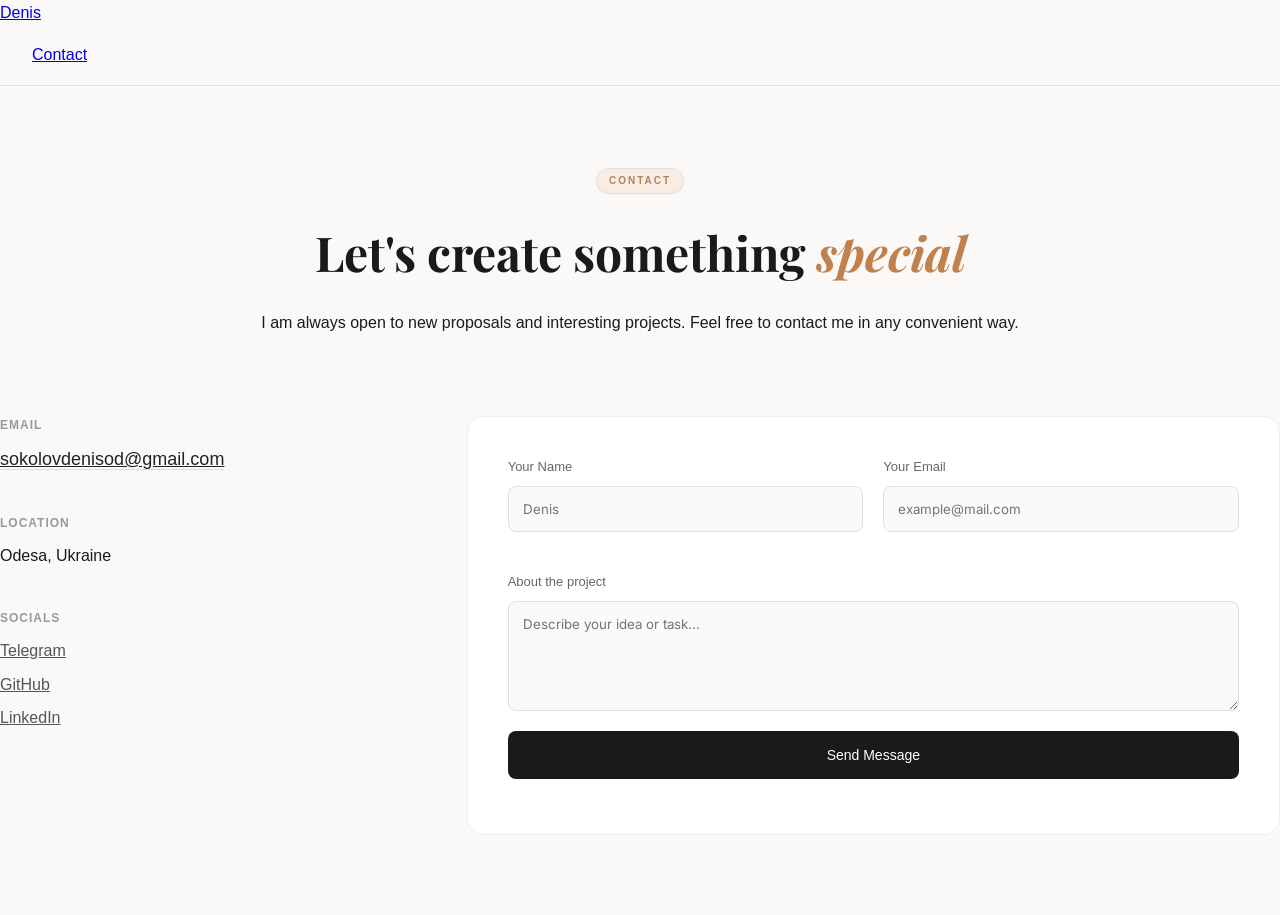
<file: connection.html>
<!DOCTYPE html>
<html lang="en">
<head>
    <meta charset="UTF-8">
    <meta name="viewport" content="width=device-width, initial-scale=1.0">
    <title>Contact — Denis</title>
    <link rel="stylesheet" href="style.css">
    <link rel="preconnect" href="https://fonts.googleapis.com">
    <link rel="preconnect" href="https://fonts.gstatic.com" crossorigin>
    <link href="https://fonts.googleapis.com/css2?family=Inter:wght@400;500&family=Playfair+Display:ital,wght@0,500;0,600;1,500;1,600&display=swap" rel="stylesheet">
</head>
<body>

    <header class="header">
        <div class="header-container">
            <a href="index.html" class="logo">Denis</a>
            <nav class="nav">
                <a href="connection.html" class="active">Contact</a>
            </nav>
        </div>
    </header>

    <main class="contact-page">
        <div class="container">
            <section class="hero-mini">
                <span class="badge">CONTACT</span>
                <h1>Let's create something <span class="italic-text">special</span></h1>
                <p>I am always open to new proposals and interesting projects. Feel free to contact me in any convenient way.</p>
            </section>

            <div class="contact-grid">
                <div class="contact-sidebar">
                    <div class="info-block">
                        <h3>EMAIL</h3>
                        <a href="mailto:sokolovdenisod@gmail.com" class="contact-link">sokolovdenisod@gmail.com</a>
                    </div>
                    <div class="info-block">
                        <h3>LOCATION</h3>
                        <p>Odesa, Ukraine</p>
                    </div>
                    <div class="info-block">
                        <h3>SOCIALS</h3>
                        <div class="social-links">
                            <a href="#">Telegram</a>
                            <a href="#">GitHub</a>
                            <a href="#">LinkedIn</a>
                        </div>
                    </div>
                </div>

                <div class="contact-form-container">
                    <form id="contact-form" action="https://formspree.io/f/xeevpzek" method="POST">
                        <div class="form-row">
                            <div class="input-field">
                                <label>Your Name</label>
                                <input type="text" name="name" placeholder="Denis" required>
                            </div>
                            <div class="input-field">
                                <label>Your Email</label>
                                <input type="email" name="email" placeholder="example@mail.com" required>
                            </div>
                        </div>
                        <div class="input-field">
                            <label>About the project</label>
                            <textarea name="message" rows="5" placeholder="Describe your idea or task..." required></textarea>
                        </div>
                        <button type="submit" class="submit-btn" id="submit-button">
                            <span>Send Message</span>
                        </button>
                        <div id="form-status"></div>
                    </form>
                </div>
            </div>
        </div>
    </main>

    <script src="script.js"></script>
</body>
</html>
</file>
<file: style.css>
*, *::before, *::after { box-sizing: border-box; margin: 0; padding: 0; }

:root {
  --ink: #1a1a18;
  --ink-muted: #6b6b63;
  --ink-faint: #a8a89e;
  --bg: #faf9f7;
  --surface: #f2f0ec;
  --border: #e2dfd8;
  --accent: #c07a3f;
  --accent-light: #f5ede3;
}

body {
  font-family: 'DM Sans', sans-serif;
  background: var(--bg);
  color: var(--ink);
  font-size: 16px;
  line-height: 1.6;
  min-height: 100vh;
}

/* ── NAV ── */
nav {
  position: sticky;
  top: 0;
  z-index: 10;
  background: rgba(250,249,247,0.9);
  backdrop-filter: blur(12px);
  border-bottom: 1px solid var(--border);
  padding: 0 2rem;
  display: flex;
  align-items: center;
  justify-content: space-between;
  height: 60px;
}
.nav-logo {
  font-family: 'Lora', serif;
  font-size: 1.1rem;
  color: var(--ink);
  text-decoration: none;
  letter-spacing: -0.02em;
}
.nav-links {
  display: flex;
  gap: 2rem;
  list-style: none;
}
.nav-links a {
  font-size: 0.875rem;
  color: var(--ink-muted);
  text-decoration: none;
  transition: color .2s;
  font-weight: 400;
}
.nav-links a:hover { color: var(--ink); }

/* ── HERO ── */
.hero {
  max-width: 760px;
  margin: 0 auto;
  padding: 6rem 2rem 4rem;
}
.hero-tag {
  display: inline-block;
  font-size: 0.75rem;
  font-weight: 500;
  letter-spacing: 0.1em;
  text-transform: uppercase;
  color: var(--accent);
  background: var(--accent-light);
  padding: 4px 12px;
  border-radius: 20px;
  margin-bottom: 1.5rem;
}
.hero h1 {
  font-family: 'Lora', serif;
  font-size: clamp(2.2rem, 5vw, 3.5rem);
  font-weight: 600;
  line-height: 1.2;
  letter-spacing: -0.03em;
  color: var(--ink);
  margin-bottom: 1.25rem;
}
.hero h1 em {
  font-style: italic;
  color: var(--accent);
}
.hero p {
  font-size: 1.1rem;
  color: var(--ink-muted);
  font-weight: 300;
  max-width: 540px;
  line-height: 1.75;
  margin-bottom: 2.5rem;
}
.hero-actions {
  display: flex;
  gap: 1rem;
  flex-wrap: wrap;
}
.btn {
  display: inline-flex;
  align-items: center;
  gap: 8px;
  padding: 10px 22px;
  border-radius: 6px;
  font-size: 0.9rem;
  font-weight: 500;
  text-decoration: none;
  transition: all .2s;
  border: 1px solid transparent;
  cursor: pointer;
}
.btn-primary {
  background: var(--ink);
  color: var(--bg);
}
.btn-primary:hover { background: #333; }
.btn-outline {
  background: transparent;
  color: var(--ink);
  border-color: var(--border);
}
.btn-outline:hover { background: var(--surface); border-color: var(--ink-muted); }

/* ── PLATFORM BADGES ── */
.platforms {
  max-width: 760px;
  margin: 0 auto 5rem;
  padding: 0 2rem;
}
.platforms-label {
  font-size: 0.75rem;
  font-weight: 500;
  letter-spacing: 0.08em;
  text-transform: uppercase;
  color: var(--ink-faint);
  margin-bottom: 1rem;
}
.badges {
  display: flex;
  gap: 1rem;
  flex-wrap: wrap;
}
.badge {
  display: inline-flex;
  align-items: center;
  gap: 10px;
  padding: 10px 18px;
  background: white;
  border: 1px solid var(--border);
  border-radius: 8px;
  text-decoration: none;
  color: var(--ink);
  font-size: 0.9rem;
  font-weight: 500;
  transition: all .2s;
  box-shadow: 0 1px 3px rgba(0,0,0,0.04);
}
.badge:hover {
  border-color: var(--ink-muted);
  transform: translateY(-1px);
  box-shadow: 0 4px 12px rgba(0,0,0,0.08);
}
.badge-icon {
  width: 22px;
  height: 22px;
  border-radius: 4px;
  display: flex;
  align-items: center;
  justify-content: center;
  font-size: 12px;
  font-weight: 700;
  color: white;
  flex-shrink: 0;
}
.badge-icon.upwork { background: #14a800; }
.badge-icon.freelancehunt { background: #3887fe; }
.badge-icon.kwork { background: #7b5ea7; }
.badge-icon.fl { background: #f06838; }
.badge-sub { font-size: 0.75rem; color: var(--ink-muted); font-weight: 400; }

/* ── DIVIDER ── */
.section-divider {
  max-width: 760px;
  margin: 0 auto;
  padding: 0 2rem;
  border-top: 1px solid var(--border);
  margin-bottom: 3rem;
}
.section-header {
  max-width: 1100px;
  margin: 0 auto;
  padding: 0 2rem 2rem;
  display: flex;
  align-items: baseline;
  justify-content: space-between;
  flex-wrap: wrap;
  gap: 1rem;
}
.section-title {
  font-family: 'Lora', serif;
  font-size: 1.6rem;
  font-weight: 600;
  letter-spacing: -0.02em;
  color: var(--ink);
}
.section-count {
  font-size: 0.85rem;
  color: var(--ink-faint);
}

/* ── PROJECT GRID ── */
.projects-grid {
  max-width: 1100px;
  margin: 0 auto;
  padding: 0 2rem 6rem;
  display: grid;
  grid-template-columns: repeat(auto-fit, minmax(300px, 1fr));
  gap: 1.5rem;
}

/* ── PROJECT CARD ── */
.card {
  background: white;
  border: 1px solid var(--border);
  border-radius: 12px;
  overflow: hidden;
  transition: all .25s;
  text-decoration: none;
  color: inherit;
  display: flex;
  flex-direction: column;
}
.card:hover {
  border-color: var(--ink-muted);
  transform: translateY(-3px);
  box-shadow: 0 8px 24px rgba(0,0,0,0.08);
}
.card-thumb {
  width: 100%;
  aspect-ratio: 16/9;
  background: var(--surface);
  position: relative;
  overflow: hidden;
  display: flex;
  align-items: center;
  justify-content: center;
}
.card-thumb img {
  width: 100%;
  height: 100%;
  object-fit: cover;
  display: block;
}
.card-thumb-placeholder {
  display: flex;
  flex-direction: column;
  align-items: center;
  gap: 8px;
  color: var(--ink-faint);
}
.card-thumb-placeholder svg { opacity: 0.4; }
.card-thumb-placeholder span {
  font-size: 0.75rem;
  letter-spacing: 0.06em;
  text-transform: uppercase;
}
.card-body {
  padding: 1.25rem;
  flex: 1;
  display: flex;
  flex-direction: column;
}
.card-tags {
  display: flex;
  gap: 6px;
  flex-wrap: wrap;
  margin-bottom: 0.75rem;
}
.tag {
  font-size: 0.72rem;
  font-weight: 500;
  letter-spacing: 0.05em;
  text-transform: uppercase;
  padding: 3px 9px;
  border-radius: 20px;
  background: var(--accent-light);
  color: var(--accent);
}
.tag.gray {
  background: var(--surface);
  color: var(--ink-muted);
}
.card-title {
  font-family: 'Lora', serif;
  font-size: 1.1rem;
  font-weight: 600;
  letter-spacing: -0.01em;
  color: var(--ink);
  margin-bottom: 0.5rem;
}
.card-desc {
  font-size: 0.875rem;
  color: var(--ink-muted);
  line-height: 1.65;
  flex: 1;
  margin-bottom: 1rem;
}
.card-footer {
  display: flex;
  align-items: center;
  justify-content: space-between;
  border-top: 1px solid var(--border);
  padding-top: 0.875rem;
  margin-top: auto;
}
.card-source {
  font-size: 0.78rem;
  color: var(--ink-faint);
}
.card-arrow {
  color: var(--ink-muted);
  font-size: 0.85rem;
  transition: transform .2s;
}
.card:hover .card-arrow { transform: translateX(3px); }

/* ── FOOTER ── */
footer {
  border-top: 1px solid var(--border);
  padding: 2rem;
  text-align: center;
  font-size: 0.825rem;
  color: var(--ink-faint);
}
footer a { color: var(--ink-muted); text-decoration: none; }
footer a:hover { color: var(--ink); }

@media (max-width: 600px) {
  .hero { padding: 3.5rem 1.25rem 3rem; }
  .platforms, .section-header, .projects-grid, .section-divider { padding-left: 1.25rem; padding-right: 1.25rem; }
  nav { padding: 0 1.25rem; }
  .nav-links { display: none; }
  .projects-grid { grid-template-columns: 1fr; }
}
/* Специфичные стили для страницы контактов */
.contact-page {
    padding: 80px 0;
}

.hero-mini {
    text-align: center;
    margin-bottom: 80px;
}

.badge {
    font-size: 10px;
    letter-spacing: 2px;
    text-transform: uppercase;
    color: #b5835a;
    background: #f7ede5;
    padding: 4px 12px;
    border-radius: 100px;
    font-weight: 600;
}

.hero-mini h1 {
    font-family: 'Playfair Display', serif;
    font-size: 48px;
    margin: 20px 0;
}

.italic-text {
    font-style: italic;
    color: #c0814d;
}

.contact-grid {
    display: grid;
    grid-template-columns: 1fr 2fr;
    gap: 60px;
}

.info-block {
    margin-bottom: 40px;
}

.info-block h3 {
    font-size: 12px;
    letter-spacing: 1px;
    color: #999;
    margin-bottom: 10px;
}

.contact-link {
    font-size: 18px;
    color: #222;
    border-bottom: 1px solid #ddd;
    transition: 0.3s;
}

.contact-link:hover {
    color: #c0814d;
    border-color: #c0814d;
}

.social-links a {
    display: block;
    margin-bottom: 8px;
    font-size: 16px;
    color: #555;
}

/* Стили формы */
.contact-form-container {
    background: white;
    padding: 40px;
    border-radius: 16px;
    border: 1px solid #eee;
}

.form-row {
    display: grid;
    grid-template-columns: 1fr 1fr;
    gap: 20px;
    margin-bottom: 20px;
}

.input-field {
    display: flex;
    flex-direction: column;
    margin-bottom: 20px;
}

.input-field label {
    font-size: 13px;
    font-weight: 500;
    margin-bottom: 8px;
    color: #666;
}

.input-field input, .input-field textarea {
    padding: 14px;
    border: 1px solid #e0e0e0;
    border-radius: 8px;
    font-family: 'Inter', sans-serif;
    background: #fafafa;
    transition: 0.3s;
}

.input-field input:focus, .input-field textarea:focus {
    outline: none;
    border-color: #c0814d;
    background: white;
}

.submit-btn {
    width: 100%;
    padding: 16px;
    background: #1a1a1a;
    color: white;
    border: none;
    border-radius: 8px;
    font-size: 14px;
    font-weight: 500;
    cursor: pointer;
    transition: 0.3s;
}

.submit-btn:hover {
    background: #333;
}

#form-status {
    margin-top: 15px;
    font-size: 14px;
    text-align: center;
}

@media (max-width: 768px) {
    .contact-grid { grid-template-columns: 1fr; }
    .form-row { grid-template-columns: 1fr; }
}
/* --- PROJECT DETAILS PAGE --- */
.project-details {
  max-width: 800px;
  margin: 0 auto;
  padding: 4rem 20px;
}

.project-header {
  text-align: center;
  margin-bottom: 3rem;
}

.project-header h1 {
  font-family: 'Lora', serif;
  font-size: 3rem;
  margin-bottom: 0.5rem;
}

.project-subtitle {
  font-size: 1.2rem;
  color: #666;
  margin-bottom: 2rem;
}

.project-links {
  display: flex;
  gap: 1rem;
  justify-content: center;
}

.project-hero-image {
  width: 100%;
  border-radius: 12px;
  overflow: hidden;
  margin-bottom: 4rem;
  box-shadow: 0 10px 30px rgba(0,0,0,0.1);
  background-color: #f5f5f5;
  min-height: 400px;
}

.project-hero-image img {
  width: 100%;
  display: block;
}

.project-section {
  margin-bottom: 3rem;
}

.project-section h2 {
  font-family: 'Lora', serif;
  font-size: 1.8rem;
  margin-bottom: 1rem;
  border-bottom: 1px solid #eaeaea;
  padding-bottom: 0.5rem;
}

.project-section p {
  line-height: 1.7;
  color: #333;
}

.tech-list {
  list-style-type: none;
  padding: 0;
}

.tech-list li {
  margin-bottom: 0.8rem;
  padding-left: 1.5rem;
  position: relative;
  line-height: 1.6;
}

.tech-list li::before {
  content: '→';
  position: absolute;
  left: 0;
  color: #555;
}
</file>
